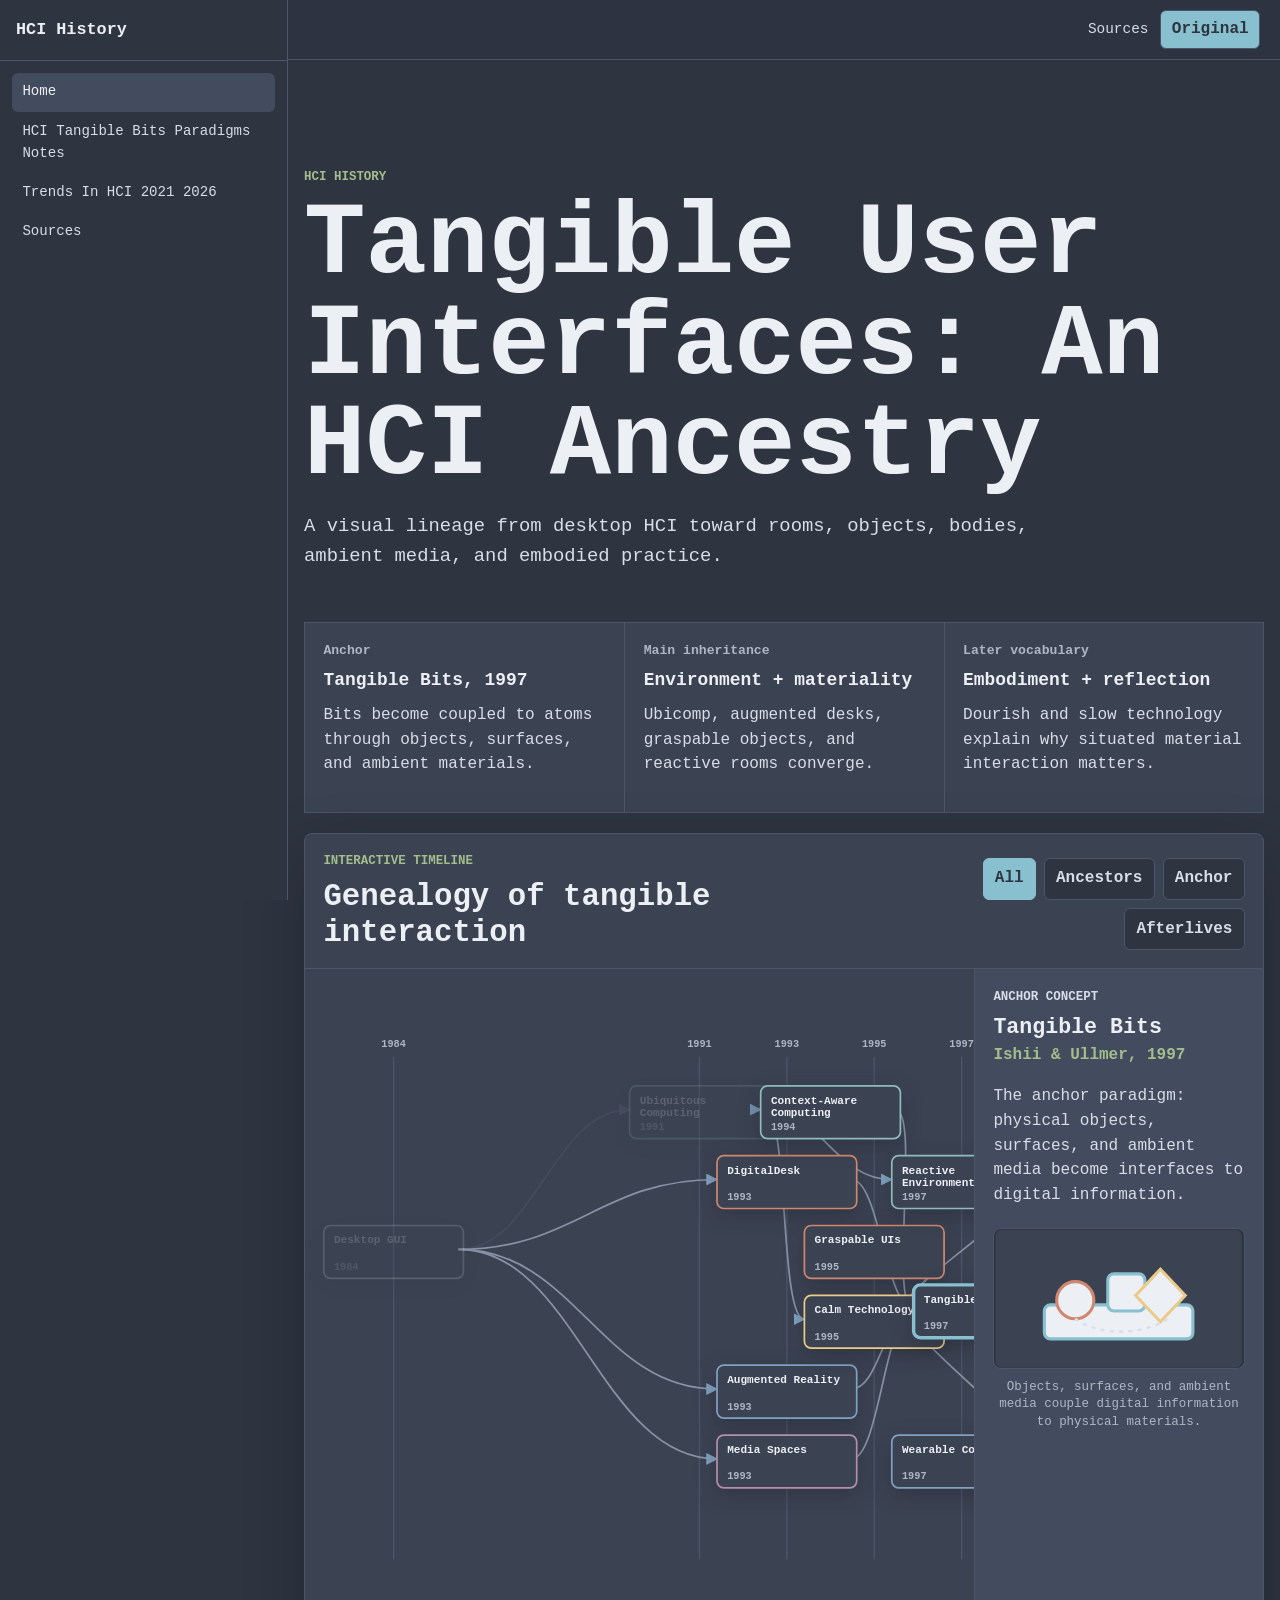
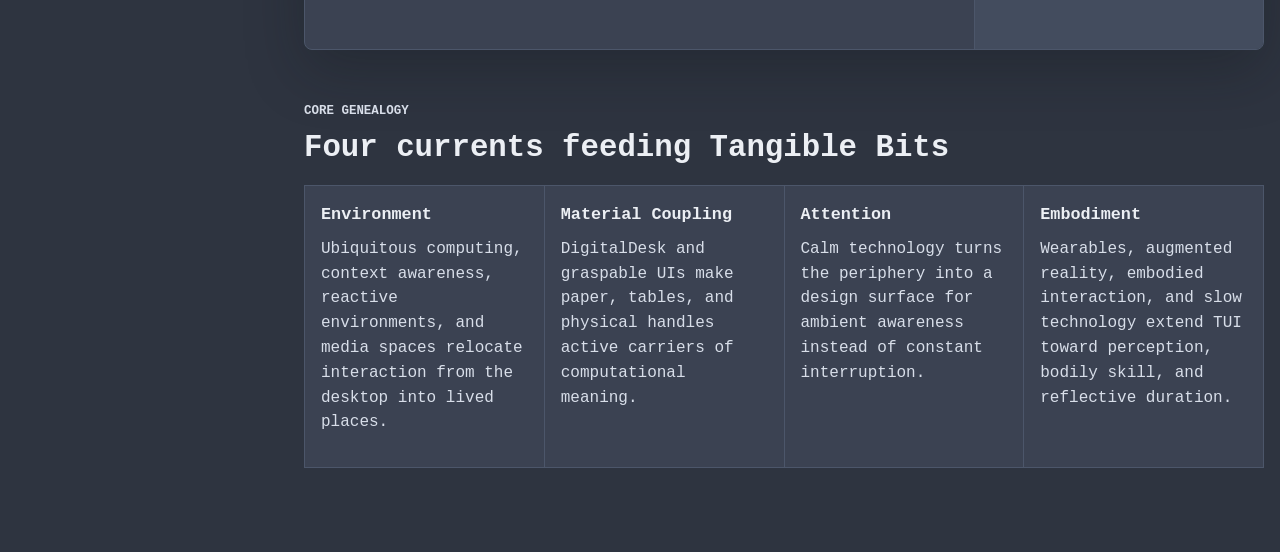
<file: index.html>
<!doctype html>
<html lang="en">
  <head>
    <meta charset="utf-8">
    <meta name="viewport" content="width=device-width, initial-scale=1">
    <title>Tangible User Interfaces: An HCI Ancestry</title>
    <meta
      name="description"
      content="A visual timeline tracing the HCI ideas that shaped Tangible Bits and tangible user interfaces."
    >
    <link rel="stylesheet" href="styles.css">
  </head>
  <body>
    <a class="skip-link" href="#main-content">Skip to main content</a>
    <div class="site-shell">
      <aside class="site-sidebar" aria-label="Site navigation">
        <a class="site-title" href="index.html">HCI History</a>
        <nav class="site-nav" aria-label="Pages">
          <a class="nav-link active" href="index.html">Home</a>
          <a class="nav-link" href="docs.html?doc=HCI_TANGIBLE_BITS_PARADIGMS_NOTES">HCI Tangible Bits Paradigms Notes</a>
          <a class="nav-link" href="docs.html?doc=TRENDS_IN_HCI_2021-2026">Trends In HCI 2021 2026</a>
          <a class="nav-link" href="sources.html">Sources</a>
        </nav>
      </aside>

      <div class="site-frame">
        <header class="topbar">
          <a class="mobile-brand" href="index.html">HCI History</a>
          <div class="topbar-actions">
            <a class="topbar-link" href="sources.html">Sources</a>
            <button id="theme-toggle" class="theme-toggle" type="button" aria-label="Switch to original theme">Original</button>
          </div>
        </header>

        <main id="main-content" class="content-shell">
          <header class="page-header">
            <p class="eyebrow">HCI history</p>
            <h1>Tangible User Interfaces: An HCI Ancestry</h1>
            <p class="lede">
              A visual lineage from desktop HCI toward rooms, objects, bodies,
              ambient media, and embodied practice.
            </p>
          </header>

          <section class="summary-band" aria-label="Core synthesis">
            <article>
              <span>Anchor</span>
              <strong>Tangible Bits, 1997</strong>
              <p>Bits become coupled to atoms through objects, surfaces, and ambient materials.</p>
            </article>
            <article>
              <span>Main inheritance</span>
              <strong>Environment + materiality</strong>
              <p>Ubicomp, augmented desks, graspable objects, and reactive rooms converge.</p>
            </article>
            <article>
              <span>Later vocabulary</span>
              <strong>Embodiment + reflection</strong>
              <p>Dourish and slow technology explain why situated material interaction matters.</p>
            </article>
          </section>

          <section class="timeline-panel" aria-labelledby="timeline-title">
            <div class="panel-head">
              <div>
                <p class="eyebrow">Interactive timeline</p>
                <h2 id="timeline-title">Genealogy of tangible interaction</h2>
              </div>
              <div class="controls" aria-label="Timeline controls">
                <button class="filter active" type="button" data-filter="all" aria-pressed="true">All</button>
                <button class="filter" type="button" data-filter="ancestor" aria-pressed="false">Ancestors</button>
                <button class="filter" type="button" data-filter="anchor" aria-pressed="false">Anchor</button>
                <button class="filter" type="button" data-filter="descendant" aria-pressed="false">Afterlives</button>
              </div>
            </div>

            <div class="visual-grid">
              <div class="chart-wrap" aria-label="Timeline chart">
                <svg id="timeline" role="img" aria-labelledby="chart-title chart-desc"></svg>
              </div>
              <aside class="detail-card" aria-live="polite">
                <p class="eyebrow" id="detail-role">Select a node</p>
                <h3 id="detail-title">Tangible Bits</h3>
                <p id="detail-meta">Ishii & Ullmer, 1997</p>
                <p id="detail-copy">
                  Tangible Bits sits at the convergence of environmental computing,
                  material interaction, peripheral awareness, and situated embodied practice.
                </p>
                <figure class="detail-visual">
                  <svg id="detail-image" viewBox="0 0 320 180" role="img" aria-labelledby="detail-image-title detail-image-desc"></svg>
                  <figcaption id="detail-caption"></figcaption>
                </figure>
              </aside>
            </div>
          </section>

          <section class="lineage" aria-labelledby="lineage-title">
            <p class="eyebrow">Core genealogy</p>
            <h2 id="lineage-title">Four currents feeding Tangible Bits</h2>
            <div class="lineage-grid">
              <article>
                <h3>Environment</h3>
                <p>Ubiquitous computing, context awareness, reactive environments, and media spaces relocate interaction from the desktop into lived places.</p>
              </article>
              <article>
                <h3>Material Coupling</h3>
                <p>DigitalDesk and graspable UIs make paper, tables, and physical handles active carriers of computational meaning.</p>
              </article>
              <article>
                <h3>Attention</h3>
                <p>Calm technology turns the periphery into a design surface for ambient awareness instead of constant interruption.</p>
              </article>
              <article>
                <h3>Embodiment</h3>
                <p>Wearables, augmented reality, embodied interaction, and slow technology extend TUI toward perception, bodily skill, and reflective duration.</p>
              </article>
            </div>
          </section>
        </main>
      </div>
    </div>

    <script src="app.js"></script>
  </body>
</html>
</file>
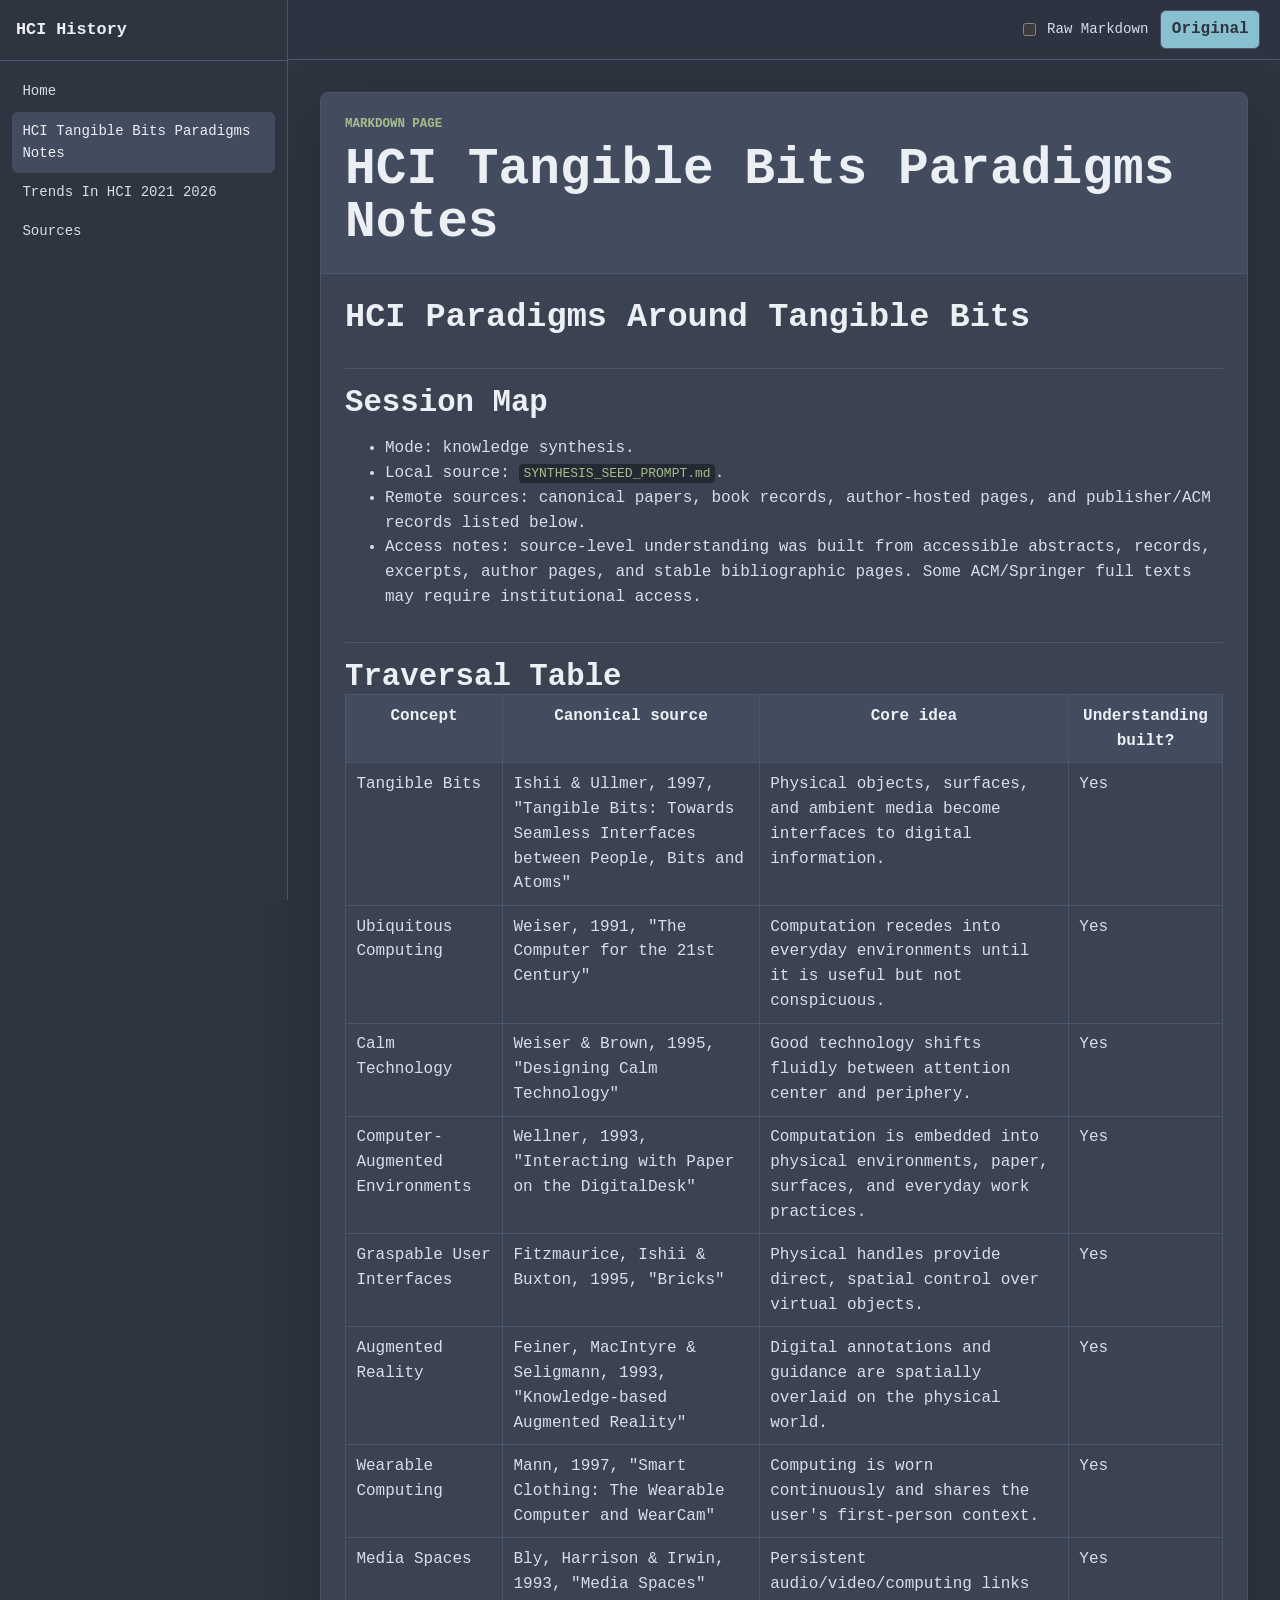
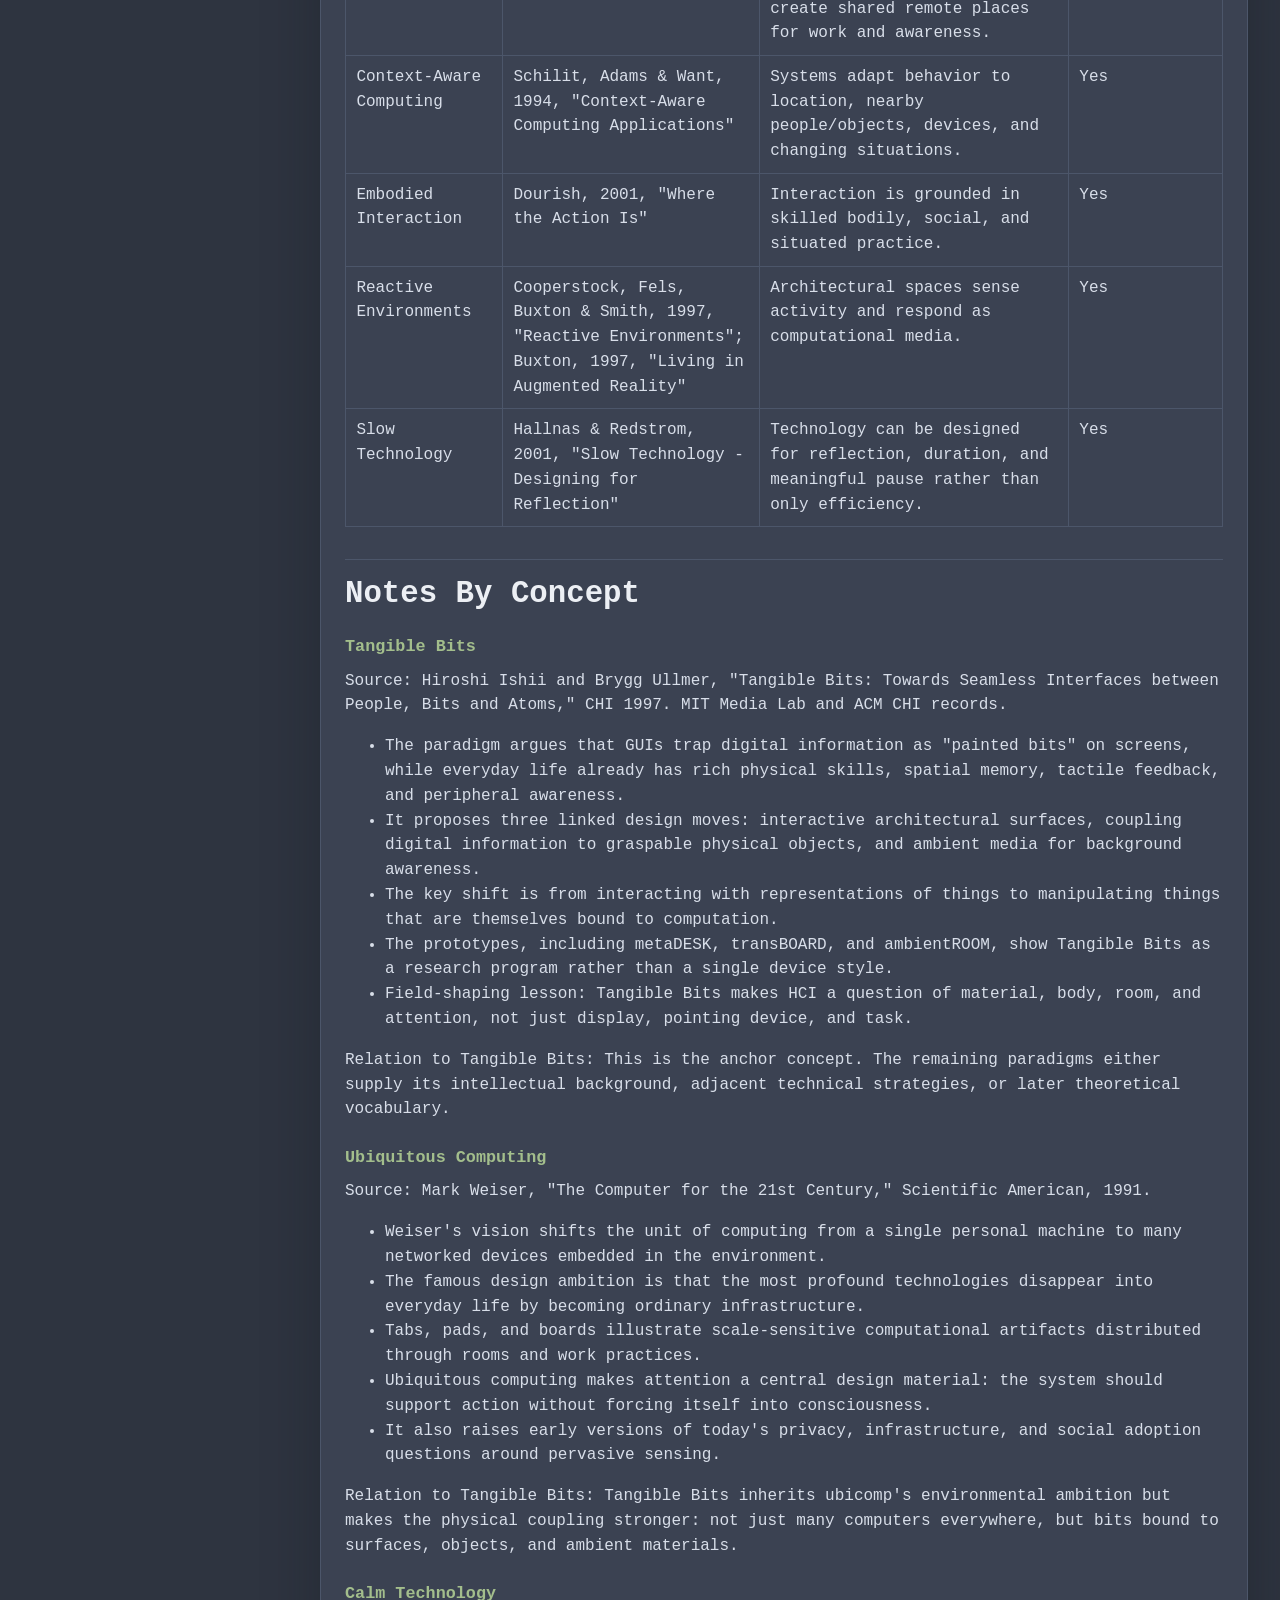
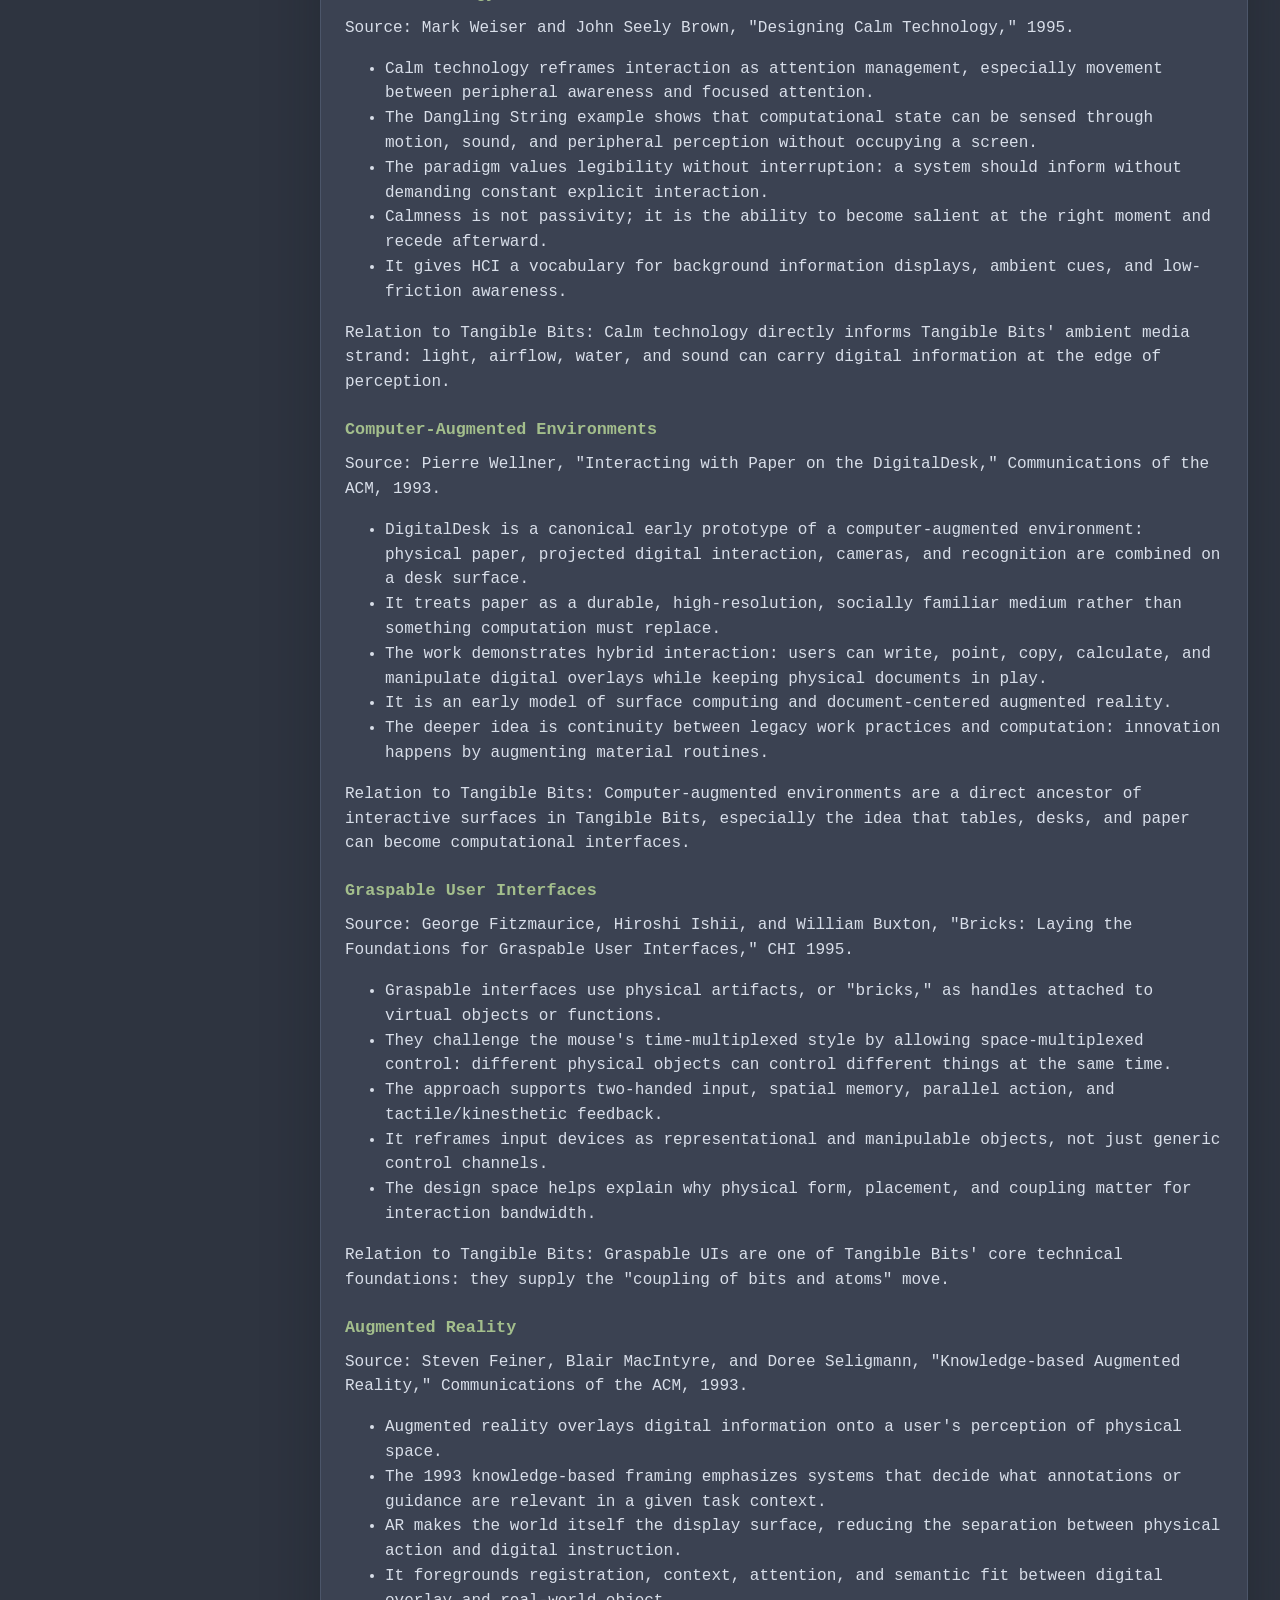
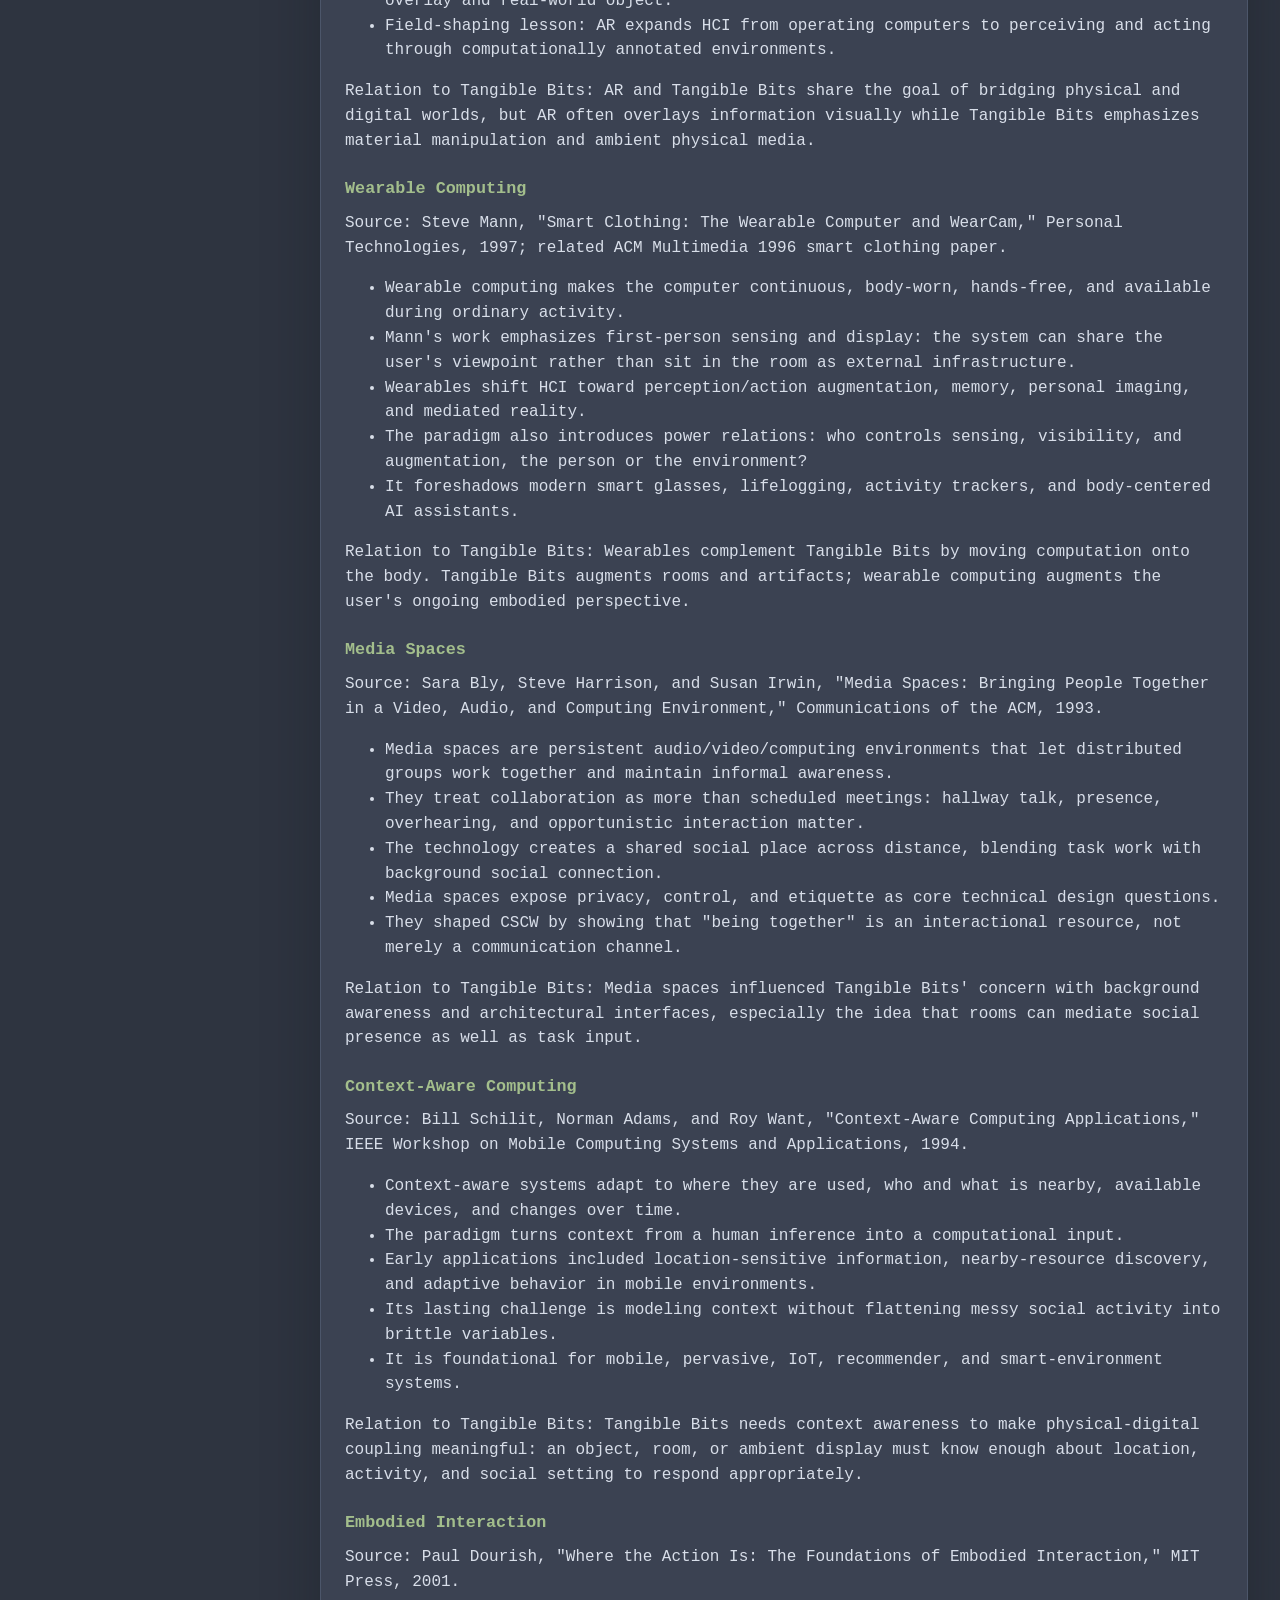
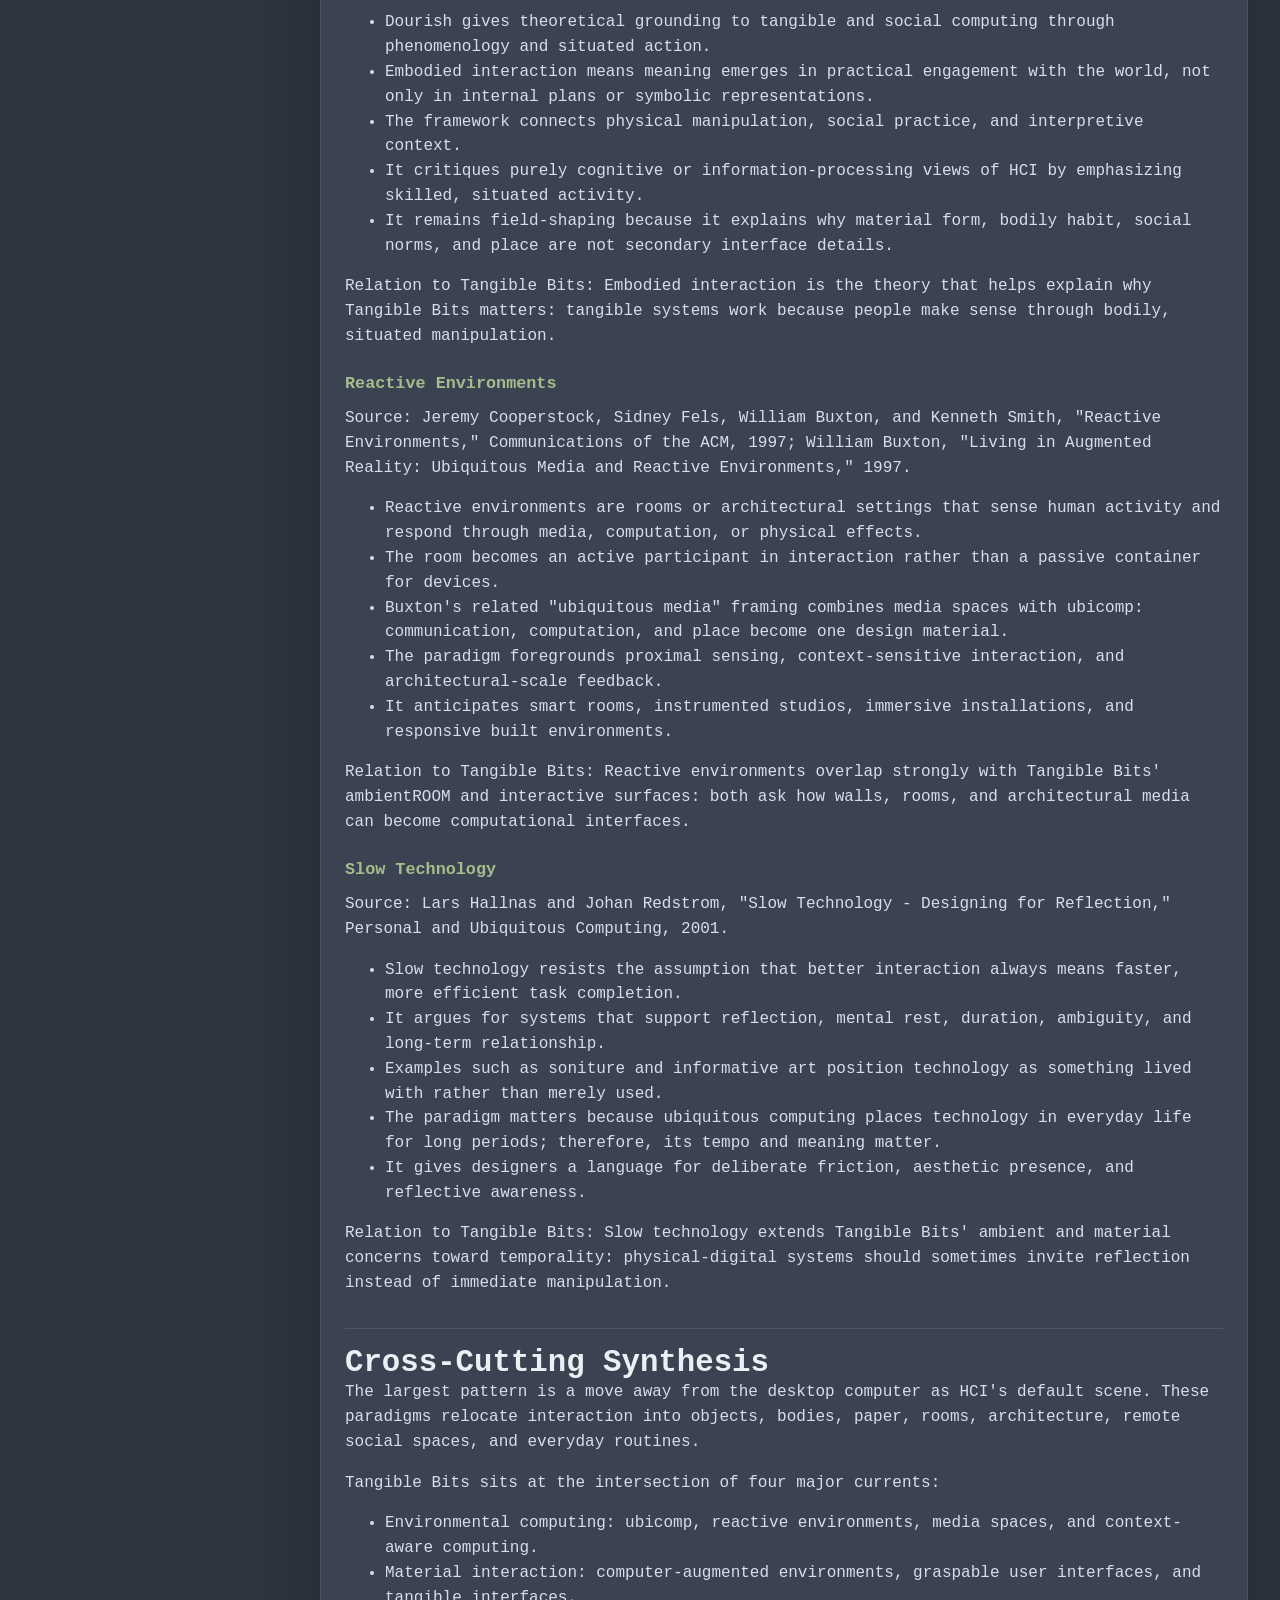
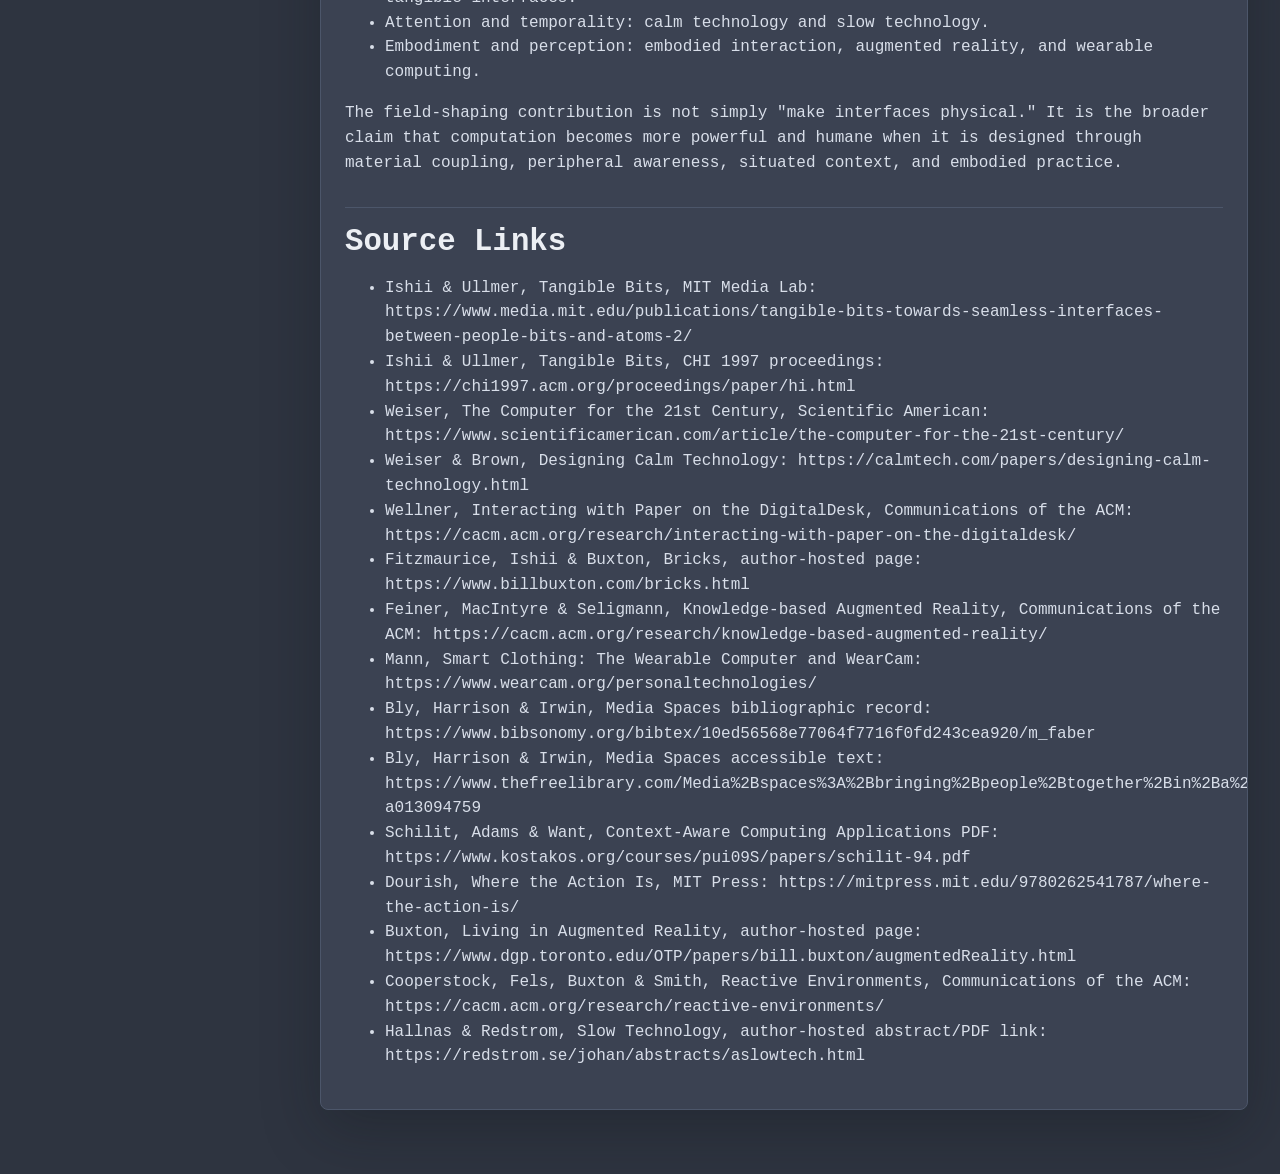
<file: docs.html>
<!doctype html>
<html lang="en">
  <head>
    <meta charset="utf-8">
    <meta name="viewport" content="width=device-width, initial-scale=1">
    <title>Document | HCI History</title>
    <meta name="description" content="Markdown notes for the HCI history site.">
    <link rel="stylesheet" href="styles.css">
  </head>
  <body data-page="docs">
    <a class="skip-link" href="#main-content">Skip to main content</a>
    <div class="site-shell">
      <aside class="site-sidebar" aria-label="Site navigation">
        <a class="site-title" href="index.html">HCI History</a>
        <nav class="site-nav" aria-label="Pages" data-doc-nav>
          <a class="nav-link" href="index.html">Home</a>
        </nav>
      </aside>

      <div class="site-frame">
        <header class="topbar">
          <a class="mobile-brand" href="index.html">HCI History</a>
          <div class="topbar-actions">
            <label class="toggle-control">
              <input id="raw-toggle" type="checkbox">
              <span>Raw Markdown</span>
            </label>
            <button id="theme-toggle" class="theme-toggle" type="button" aria-label="Switch to original theme">Original</button>
          </div>
        </header>

        <main id="main-content" class="content-shell">
          <article class="doc-panel" aria-live="polite">
            <header class="doc-header">
              <p class="eyebrow">Markdown page</p>
              <h1 id="doc-title">Loading</h1>
            </header>
            <div id="doc-rendered" class="markdown-body"></div>
            <pre id="doc-raw" class="raw-markdown" hidden></pre>
          </article>
        </main>
      </div>
    </div>

    <script src="app.js"></script>
  </body>
</html>
</file>
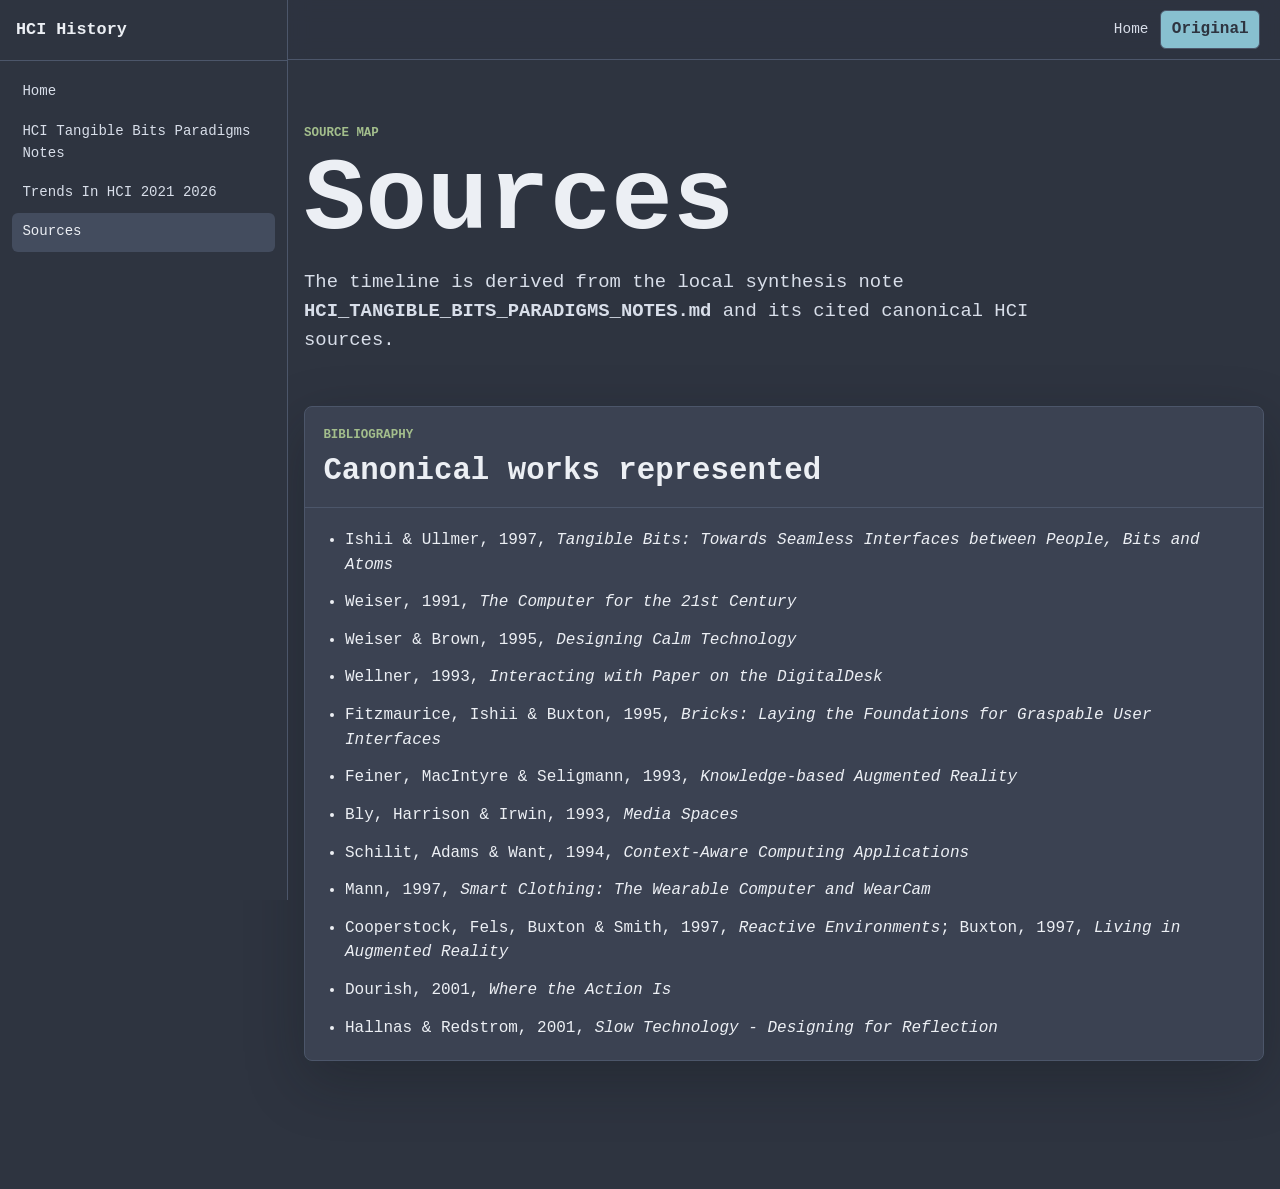
<file: sources.html>
<!doctype html>
<html lang="en">
  <head>
    <meta charset="utf-8">
    <meta name="viewport" content="width=device-width, initial-scale=1">
    <title>Sources | Tangible User Interfaces: An HCI Ancestry</title>
    <meta name="description" content="Sources used for the HCI tangible user interface ancestry timeline.">
    <link rel="stylesheet" href="styles.css">
  </head>
  <body>
    <a class="skip-link" href="#main-content">Skip to main content</a>
    <div class="site-shell">
      <aside class="site-sidebar" aria-label="Site navigation">
        <a class="site-title" href="index.html">HCI History</a>
        <nav class="site-nav" aria-label="Pages">
          <a class="nav-link" href="index.html">Home</a>
          <a class="nav-link" href="docs.html?doc=HCI_TANGIBLE_BITS_PARADIGMS_NOTES">HCI Tangible Bits Paradigms Notes</a>
          <a class="nav-link" href="docs.html?doc=TRENDS_IN_HCI_2021-2026">Trends In HCI 2021 2026</a>
          <a class="nav-link active" href="sources.html">Sources</a>
        </nav>
      </aside>

      <div class="site-frame">
        <header class="topbar">
          <a class="mobile-brand" href="index.html">HCI History</a>
          <div class="topbar-actions">
            <a class="topbar-link" href="index.html">Home</a>
            <button id="theme-toggle" class="theme-toggle" type="button" aria-label="Switch to original theme">Original</button>
          </div>
        </header>

        <main id="main-content" class="content-shell">
          <header class="page-header compact">
            <p class="eyebrow">Source map</p>
            <h1>Sources</h1>
            <p class="lede">
              The timeline is derived from the local synthesis note
              <strong>HCI_TANGIBLE_BITS_PARADIGMS_NOTES.md</strong> and its cited canonical HCI sources.
            </p>
          </header>

          <section class="timeline-panel sources-panel" aria-labelledby="sources-title">
            <div class="panel-head">
              <div>
                <p class="eyebrow">Bibliography</p>
                <h2 id="sources-title">Canonical works represented</h2>
              </div>
            </div>
            <ul class="source-list">
              <li>Ishii & Ullmer, 1997, <em>Tangible Bits: Towards Seamless Interfaces between People, Bits and Atoms</em></li>
              <li>Weiser, 1991, <em>The Computer for the 21st Century</em></li>
              <li>Weiser & Brown, 1995, <em>Designing Calm Technology</em></li>
              <li>Wellner, 1993, <em>Interacting with Paper on the DigitalDesk</em></li>
              <li>Fitzmaurice, Ishii & Buxton, 1995, <em>Bricks: Laying the Foundations for Graspable User Interfaces</em></li>
              <li>Feiner, MacIntyre & Seligmann, 1993, <em>Knowledge-based Augmented Reality</em></li>
              <li>Bly, Harrison & Irwin, 1993, <em>Media Spaces</em></li>
              <li>Schilit, Adams & Want, 1994, <em>Context-Aware Computing Applications</em></li>
              <li>Mann, 1997, <em>Smart Clothing: The Wearable Computer and WearCam</em></li>
              <li>Cooperstock, Fels, Buxton & Smith, 1997, <em>Reactive Environments</em>; Buxton, 1997, <em>Living in Augmented Reality</em></li>
              <li>Dourish, 2001, <em>Where the Action Is</em></li>
              <li>Hallnas & Redstrom, 2001, <em>Slow Technology - Designing for Reflection</em></li>
            </ul>
          </section>
        </main>
      </div>
    </div>
  </body>
</html>
</file>
<file: styles.css>
:root {
  color-scheme: dark;
  --bg: #2e3440;
  --panel: #3b4252;
  --panel-strong: #434c5e;
  --ink: #eceff4;
  --muted: #d8dee9;
  --quiet: #aeb7c6;
  --line: #4c566a;
  --frost: #88c0d0;
  --frost-deep: #5e81ac;
  --green: #a3be8c;
  --yellow: #ebcb8b;
  --orange: #d08770;
  --red: #bf616a;
  --purple: #b48ead;
  --shadow: rgba(15, 17, 22, 0.28);
  --detail-bg: #3b4252;
  --code-bg: #242933;
  --edge: #8792a6;
  --node-bg: #3b4252;
  --topbar-bg: rgba(46, 52, 64, 0.94);
}

body[data-theme="original"] {
  color-scheme: light;
  --bg: #f5f2ea;
  --panel: #fffdf7;
  --panel-strong: #ffffff;
  --ink: #1f2528;
  --muted: #657073;
  --quiet: #8a9294;
  --line: #d9d0c1;
  --frost: #00756f;
  --frost-deep: #00564f;
  --green: #00564f;
  --yellow: #b98717;
  --orange: #b65439;
  --red: #b65439;
  --purple: #6c5aa8;
  --shadow: rgba(31, 37, 40, 0.14);
  --detail-bg: #fffdf7;
  --code-bg: #f5f2ea;
  --edge: #9d9283;
  --node-bg: #ffffff;
  --topbar-bg: rgba(255, 253, 247, 0.94);
}

* {
  box-sizing: border-box;
}

html {
  background: var(--bg);
}

body {
  margin: 0;
  color: var(--ink);
  background: var(--bg);
  font-family: Consolas, "Liberation Mono", Menlo, Monaco, monospace;
  line-height: 1.55;
}

button,
input {
  font: inherit;
}

a {
  color: var(--frost);
}

.skip-link {
  position: absolute;
  left: 1rem;
  top: 1rem;
  z-index: 10;
  transform: translateY(-160%);
  border-radius: 6px;
  padding: 0.55rem 0.75rem;
  color: var(--bg);
  background: var(--yellow);
}

.skip-link:focus {
  transform: translateY(0);
}

.site-shell {
  display: grid;
  grid-template-columns: 18rem minmax(0, 1fr);
  min-height: 100vh;
}

.site-sidebar {
  position: sticky;
  top: 0;
  height: 100vh;
  overflow-y: auto;
  border-right: 1px solid var(--line);
  background: var(--bg);
}

.site-title {
  display: block;
  min-height: 3.75rem;
  border-bottom: 1px solid var(--line);
  padding: 1.05rem 1rem;
  color: var(--ink);
  text-decoration: none;
  font-size: 1.05rem;
  font-weight: 800;
}

.site-nav {
  padding: 0.75rem;
}

.nav-link {
  display: block;
  border-radius: 6px;
  padding: 0.55rem 0.65rem;
  color: var(--muted);
  text-decoration: none;
  font-size: 0.88rem;
}

.nav-link:hover,
.nav-link.active {
  color: var(--ink);
  background: var(--panel-strong);
}

.site-frame {
  min-width: 0;
}

.topbar {
  position: sticky;
  top: 0;
  z-index: 5;
  display: flex;
  min-height: 3.75rem;
  align-items: center;
  justify-content: space-between;
  gap: 1rem;
  border-bottom: 1px solid var(--line);
  padding: 0 1.25rem;
  background: var(--topbar-bg);
  backdrop-filter: blur(10px);
}

.mobile-brand {
  display: none;
  color: var(--ink);
  text-decoration: none;
  font-weight: 800;
}

.topbar-link {
  color: var(--muted);
  text-decoration: none;
  font-size: 0.9rem;
}

.topbar-actions {
  display: flex;
  align-items: center;
  gap: 0.75rem;
  margin-left: auto;
}

.theme-toggle {
  min-height: 2.25rem;
  border: 1px solid var(--line);
  border-radius: 6px;
  padding: 0.4rem 0.65rem;
  color: var(--bg);
  background: var(--frost);
  cursor: pointer;
  font-weight: 800;
}

.theme-toggle:hover {
  background: var(--yellow);
}

.toggle-control {
  display: inline-flex;
  align-items: center;
  gap: 0.5rem;
  color: var(--muted);
  font-size: 0.88rem;
}

.toggle-control input {
  accent-color: var(--frost);
}

.content-shell {
  width: min(76rem, calc(100% - 2rem));
  margin: 0 auto;
  padding: 2rem 0 4rem;
}

.page-header {
  padding: clamp(2rem, 6vw, 4.75rem) 0 2rem;
}

.page-header.compact {
  padding-top: 2rem;
}

.eyebrow {
  margin: 0 0 0.5rem;
  color: var(--green);
  font-size: 0.78rem;
  font-weight: 800;
  letter-spacing: 0;
  text-transform: uppercase;
}

h1,
h2,
h3,
p {
  margin-top: 0;
}

h1 {
  max-width: 15ch;
  margin-bottom: 1rem;
  font-size: clamp(2.55rem, 8vw, 6.5rem);
  line-height: 0.98;
  letter-spacing: 0;
}

h2 {
  margin-bottom: 0;
  font-size: clamp(1.35rem, 2.4vw, 2.1rem);
  line-height: 1.15;
  letter-spacing: 0;
}

h3 {
  margin-bottom: 0.55rem;
  font-size: 1.05rem;
  letter-spacing: 0;
}

.lede {
  max-width: 48rem;
  color: var(--muted);
  font-size: clamp(1rem, 1.5vw, 1.18rem);
}

.summary-band,
.timeline-panel,
.lineage {
  margin-bottom: 1.25rem;
}

.summary-band {
  display: grid;
  grid-template-columns: repeat(3, minmax(0, 1fr));
  border: 1px solid var(--line);
  background: var(--panel);
}

.summary-band article {
  min-height: 9rem;
  padding: 1.15rem;
}

.summary-band article + article {
  border-left: 1px solid var(--line);
}

.summary-band span {
  display: block;
  margin-bottom: 0.35rem;
  color: var(--quiet);
  font-size: 0.82rem;
  font-weight: 800;
}

.summary-band strong {
  display: block;
  margin-bottom: 0.5rem;
  color: var(--ink);
  font-size: 1.12rem;
}

.summary-band p,
.lineage p,
.detail-card p {
  color: var(--muted);
}

.timeline-panel,
.doc-panel {
  border: 1px solid var(--line);
  border-radius: 8px;
  background: var(--panel);
  box-shadow: 0 20px 58px var(--shadow);
  overflow: hidden;
}

.panel-head {
  display: flex;
  justify-content: space-between;
  gap: 1rem;
  align-items: end;
  padding: 1.15rem;
  border-bottom: 1px solid var(--line);
}

.controls {
  display: flex;
  flex-wrap: wrap;
  gap: 0.5rem;
  justify-content: flex-end;
}

.filter {
  min-height: 2.35rem;
  border: 1px solid var(--line);
  border-radius: 6px;
  padding: 0.48rem 0.7rem;
  color: var(--muted);
  background: var(--bg);
  cursor: pointer;
  font-weight: 760;
}

.filter:hover,
.filter.active {
  border-color: var(--frost);
  color: var(--bg);
  background: var(--frost);
}

.visual-grid {
  display: grid;
  grid-template-columns: minmax(0, 1fr) minmax(18rem, 0.34fr);
  min-height: 39rem;
}

.chart-wrap {
  min-width: 0;
  overflow-x: auto;
  border-right: 1px solid var(--line);
}

#timeline {
  display: block;
  width: 100%;
  min-width: 920px;
  height: 680px;
}

.detail-card {
  padding: 1.15rem;
  background: var(--panel-strong);
}

.detail-card h3 {
  margin-bottom: 0.25rem;
  font-size: 1.35rem;
  line-height: 1.12;
}

#detail-meta {
  margin-bottom: 1rem;
  color: var(--green);
  font-weight: 750;
}

.detail-visual {
  margin: 1.25rem 0 0;
}

#detail-image {
  display: block;
  width: 100%;
  aspect-ratio: 16 / 9;
  border: 1px solid var(--line);
  border-radius: 8px;
  background: var(--bg);
}

.detail-image-bg {
  fill: var(--detail-bg);
  stroke: none;
}

.detail-visual figcaption {
  margin-top: 0.6rem;
  color: var(--quiet);
  font-size: 0.78rem;
  line-height: 1.4;
  text-align: center;
}

.lineage {
  padding: 2rem 0 0;
}

.lineage-grid {
  display: grid;
  grid-template-columns: repeat(4, minmax(0, 1fr));
  gap: 1px;
  margin-top: 1.25rem;
  border: 1px solid var(--line);
  background: var(--line);
}

.lineage-grid article {
  min-height: 12rem;
  padding: 1rem;
  background: var(--panel);
}

.sources-panel {
  margin-bottom: 4rem;
}

.source-list {
  margin: 0;
  padding: 1.25rem 1.25rem 1.25rem 2.5rem;
}

.source-list li + li {
  margin-top: 0.8rem;
}

.node {
  cursor: pointer;
}

.node rect {
  fill: var(--node-bg);
  stroke-width: 2;
  filter: drop-shadow(0 7px 12px rgba(15, 17, 22, 0.25));
}

.node text {
  fill: var(--ink);
  font-size: 13px;
  font-weight: 760;
  pointer-events: none;
}

.node .year {
  fill: var(--quiet);
  font-size: 12px;
  font-weight: 720;
}

.node.dim {
  opacity: 0.18;
}

.node.selected rect {
  stroke-width: 4;
}

.edge {
  fill: none;
  stroke: var(--edge);
  stroke-width: 2;
  marker-end: url(#arrow);
}

.edge.dim {
  opacity: 0.12;
}

.axis {
  stroke: var(--line);
  stroke-width: 1.5;
}

.axis-label {
  fill: var(--quiet);
  font-size: 12px;
  font-weight: 800;
}

.doc-panel {
  max-width: 58rem;
  margin: 0 auto;
}

.doc-header {
  border-bottom: 1px solid var(--line);
  padding: 1.4rem 1.5rem;
  background: var(--panel-strong);
}

.doc-header h1 {
  max-width: none;
  margin-bottom: 0;
  font-size: clamp(2rem, 4vw, 3.6rem);
  line-height: 1.05;
}

.markdown-body,
.raw-markdown {
  padding: 1.5rem;
}

.markdown-body {
  color: var(--muted);
}

.markdown-body h1,
.markdown-body h2,
.markdown-body h3 {
  color: var(--ink);
}

.markdown-body h1 {
  max-width: none;
  font-size: 2.1rem;
  line-height: 1.14;
}

.markdown-body h2 {
  margin-top: 2rem;
  padding-top: 1rem;
  border-top: 1px solid var(--line);
}

.markdown-body h3 {
  margin-top: 1.4rem;
  color: var(--green);
}

.markdown-body blockquote {
  margin: 1rem 0;
  border-left: 4px solid var(--frost);
  padding-left: 1rem;
  color: var(--ink);
}

.markdown-body code,
.raw-markdown {
  color: var(--green);
  background: var(--code-bg);
}

.markdown-body code {
  border-radius: 4px;
  padding: 0.1rem 0.25rem;
}

.markdown-body pre {
  overflow-x: auto;
  border: 1px solid var(--line);
  border-radius: 6px;
  padding: 1rem;
  background: var(--code-bg);
}

.markdown-body pre code {
  padding: 0;
  background: transparent;
}

.markdown-body table {
  display: block;
  width: 100%;
  overflow-x: auto;
  border-collapse: collapse;
}

.markdown-body th,
.markdown-body td {
  border: 1px solid var(--line);
  padding: 0.55rem 0.65rem;
  vertical-align: top;
}

.markdown-body th {
  color: var(--ink);
  background: var(--panel-strong);
}

.raw-markdown {
  margin: 0;
  overflow-x: auto;
  white-space: pre-wrap;
}

button:focus-visible,
a:focus-visible,
input:focus-visible,
.node:focus-visible {
  outline: 3px solid var(--yellow);
  outline-offset: 3px;
}

@media (max-width: 980px) {
  .site-shell {
    grid-template-columns: 1fr;
  }

  .site-sidebar {
    position: static;
    height: auto;
    border-right: 0;
    border-bottom: 1px solid var(--line);
  }

  .site-title {
    display: none;
  }

  .site-nav {
    display: flex;
    overflow-x: auto;
  }

  .nav-link {
    flex: 0 0 auto;
  }

  .mobile-brand {
    display: inline-block;
  }
}

@media (max-width: 860px) {
  .panel-head,
  .visual-grid,
  .summary-band,
  .lineage-grid {
    grid-template-columns: 1fr;
  }

  .summary-band article + article,
  .chart-wrap {
    border-left: 0;
    border-top: 1px solid var(--line);
  }

  .panel-head {
    display: grid;
    align-items: start;
  }

  .controls {
    justify-content: start;
  }

  .visual-grid {
    min-height: 0;
  }

  .chart-wrap {
    border-right: 0;
  }

  #timeline {
    height: 620px;
  }
}
</file>
